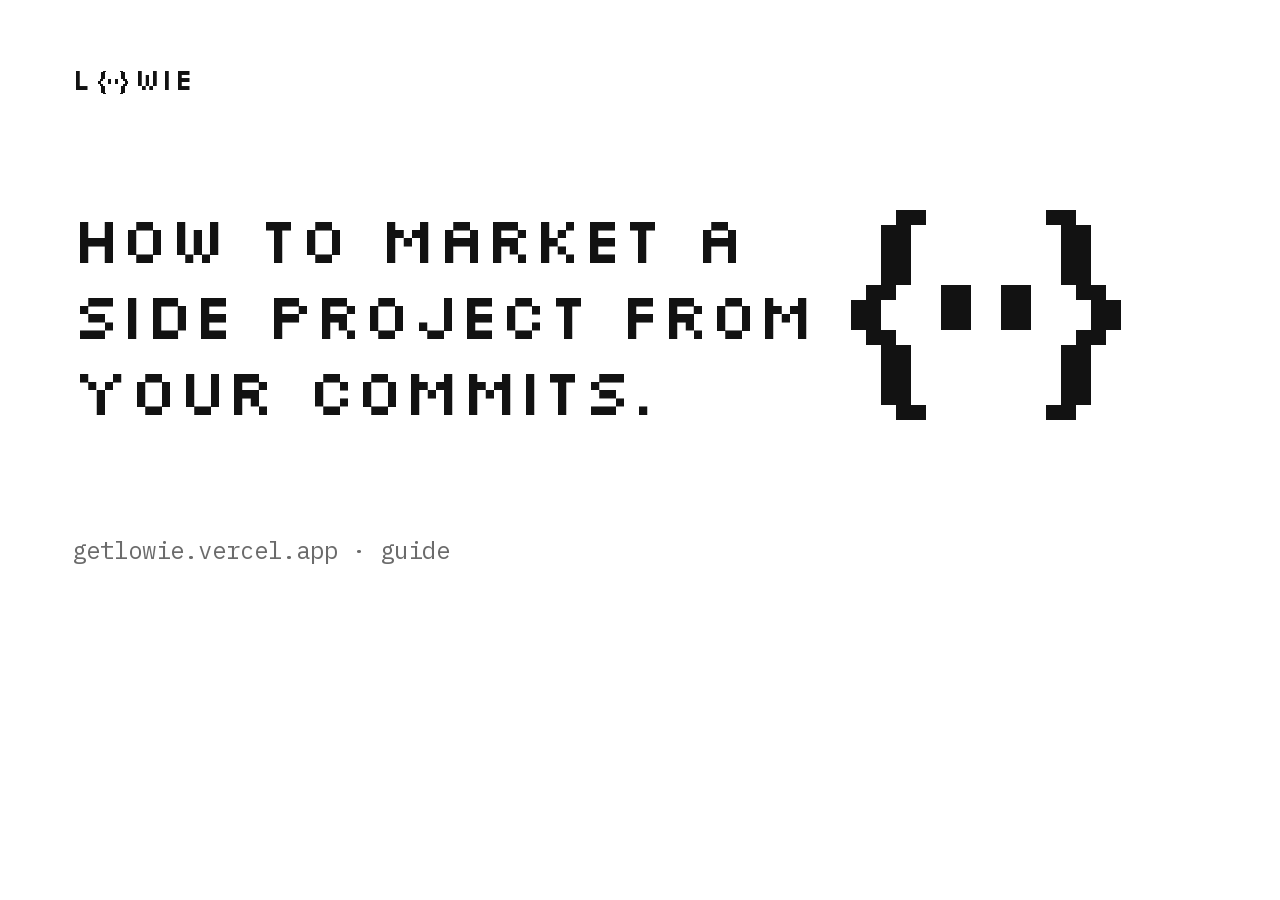
<file: _og-guide.html>
<!doctype html><html><head><meta charset="utf-8"><link href="/fonts/fonts.css" rel="stylesheet">
<style>*{margin:0;box-sizing:border-box}html,body{width:1200px;height:630px;overflow:hidden}
body{background:#fff;color:#121212;display:flex;flex-direction:column;justify-content:space-between;padding:64px 72px;position:relative}
.top{display:flex;align-items:center;font-family:Silkscreen;font-size:30px;line-height:1;letter-spacing:.02em}
.top svg{margin:0 4px;position:relative;top:3px}
h1{font-family:Silkscreen;font-weight:400;font-size:66px;line-height:76px;max-width:760px;letter-spacing:-.01em}
.bot{font-family:"IBM Plex Mono";font-size:24px;color:#6B6B6B}
#big{position:absolute;right:64px;top:50%;transform:translateY(-50%)}
</style></head><body>
<div class="top">L<svg id="s" width="34" height="27" viewBox="0 0 20 16" shape-rendering="crispEdges"></svg>WIE</div>
<h1>How to market a side project from your commits.</h1>
<div class="bot">getlowie.vercel.app · guide</div>
<svg id="big" width="300" height="240" viewBox="0 0 20 16" shape-rendering="crispEdges"></svg>
<script>
const r=(x,y,w,h)=>`<rect x="${x}" y="${y}" width="${w}" height="${h}" fill="#121212"/>`;
const LB=[[4,1,2,1],[3,2,2,4],[2,6,2,1],[1,7,2,2],[2,9,2,1],[3,10,2,4],[4,14,2,1]];
const m=LB.map(([x,y,w,h])=>r(x,y,w,h)).join("")+LB.map(([x,y,w,h])=>r(20-x-w,y,w,h)).join("")+r(7,6,2,3)+r(11,6,2,3);
s.innerHTML=m; big.innerHTML=m;
</script></body></html>
</file>
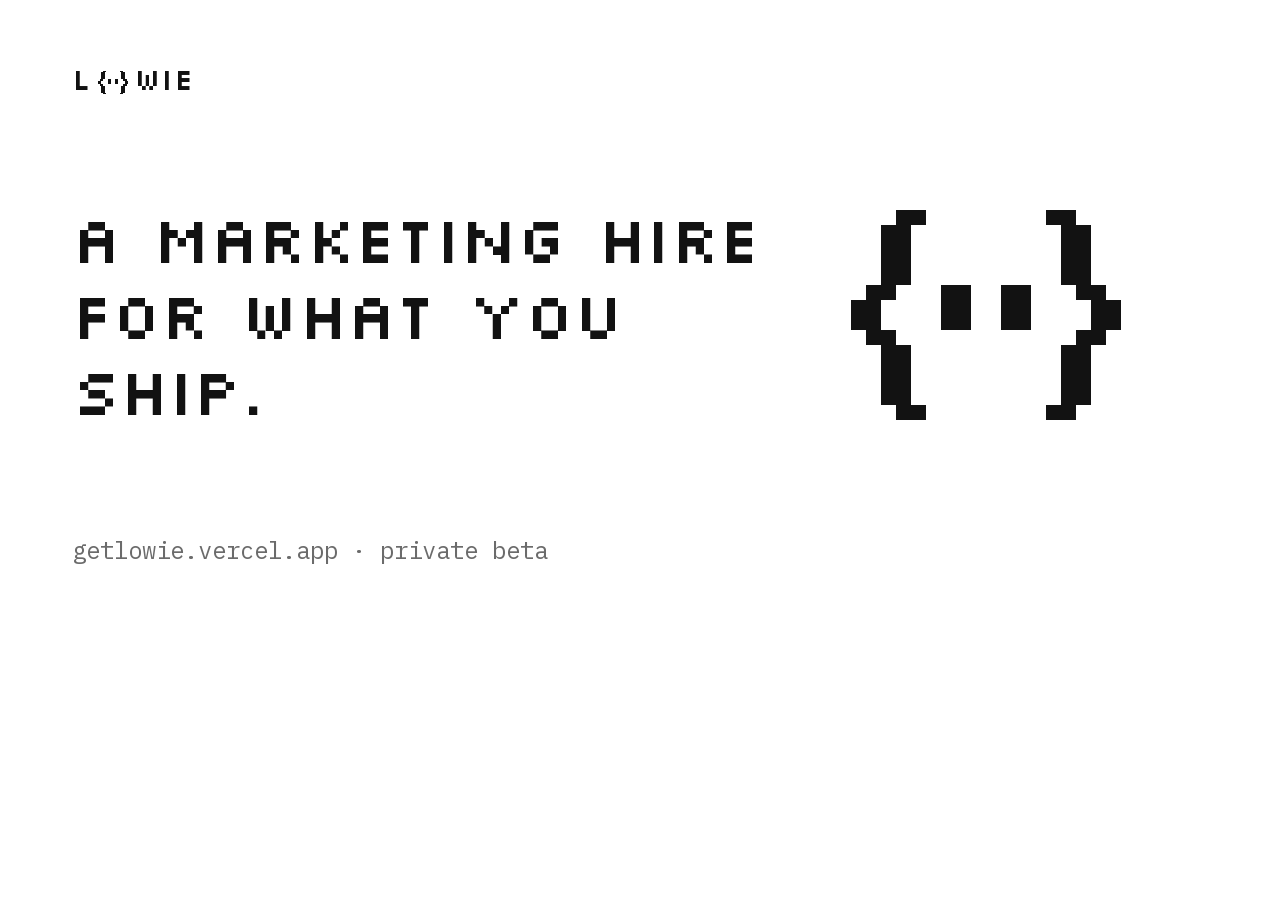
<file: _og.html>
<!doctype html><html><head><meta charset="utf-8"><link href="/fonts/fonts.css" rel="stylesheet">
<style>*{margin:0;box-sizing:border-box}html,body{width:1200px;height:630px;overflow:hidden}
body{background:#fff;color:#121212;display:flex;flex-direction:column;justify-content:space-between;padding:64px 72px;position:relative}
.top{display:flex;align-items:center;font-family:Silkscreen;font-size:30px;line-height:1;letter-spacing:.02em}
.top svg{margin:0 4px;position:relative;top:3px}
h1{font-family:Silkscreen;font-weight:400;font-size:66px;line-height:76px;max-width:760px;letter-spacing:-.01em}
.bot{font-family:"IBM Plex Mono";font-size:24px;color:#6B6B6B}
#big{position:absolute;right:64px;top:50%;transform:translateY(-50%)}
</style></head><body>
<div class="top">L<svg id="s" width="34" height="27" viewBox="0 0 20 16" shape-rendering="crispEdges"></svg>WIE</div>
<h1>A marketing hire for what you ship.</h1>
<div class="bot">getlowie.vercel.app · private beta</div>
<svg id="big" width="300" height="240" viewBox="0 0 20 16" shape-rendering="crispEdges"></svg>
<script>
const r=(x,y,w,h)=>`<rect x="${x}" y="${y}" width="${w}" height="${h}" fill="#121212"/>`;
const LB=[[4,1,2,1],[3,2,2,4],[2,6,2,1],[1,7,2,2],[2,9,2,1],[3,10,2,4],[4,14,2,1]];
const m=LB.map(([x,y,w,h])=>r(x,y,w,h)).join("")+LB.map(([x,y,w,h])=>r(20-x-w,y,w,h)).join("")+r(7,6,2,3)+r(11,6,2,3);
s.innerHTML=m; big.innerHTML=m;
</script></body></html>
</file>
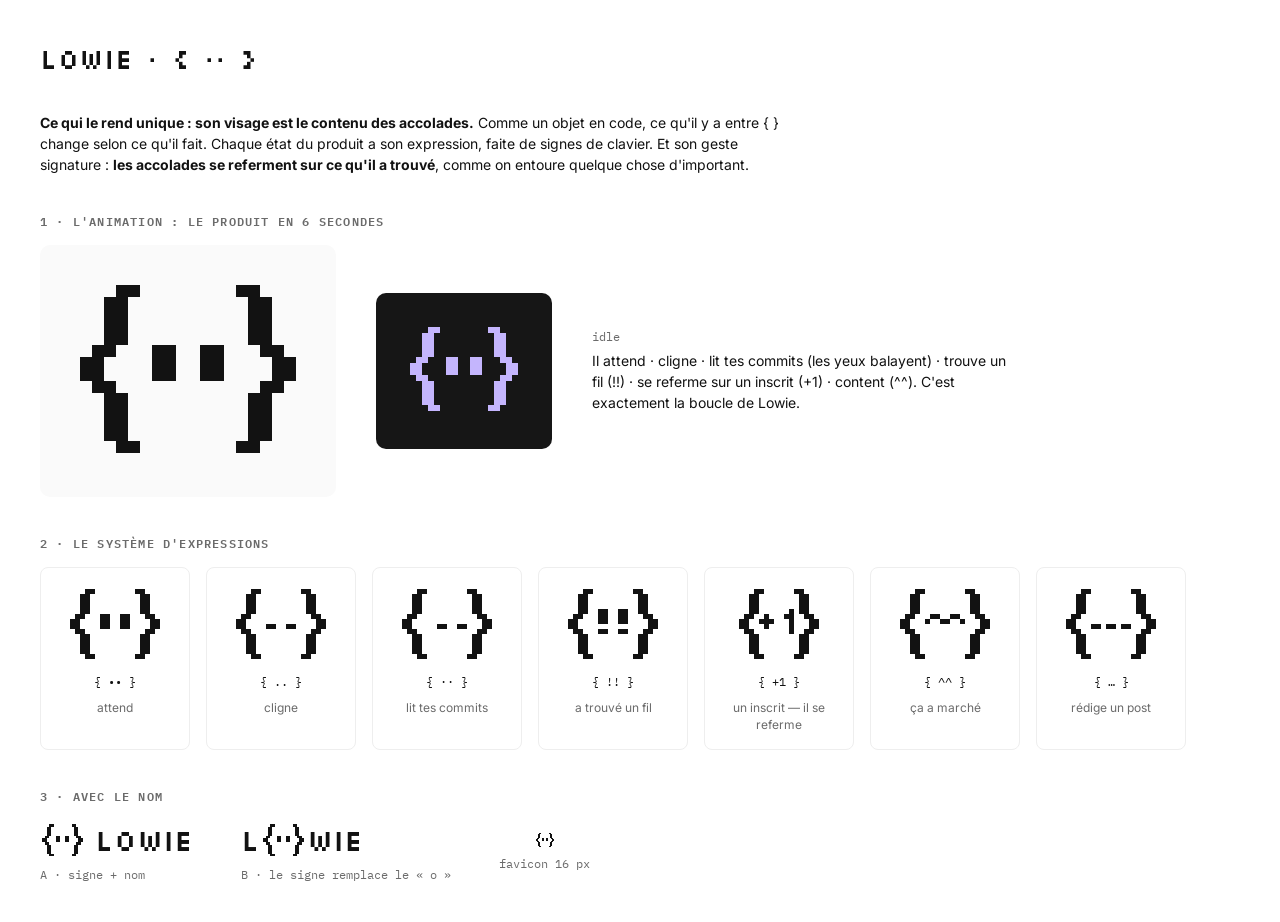
<file: mascot-braces.html>
<!doctype html>
<html lang="fr"><head><meta charset="utf-8"><meta name="viewport" content="width=device-width, initial-scale=1">
<title>Lowie — les accolades</title>
<link href="https://fonts.googleapis.com/css2?family=IBM+Plex+Mono:wght@400;600&family=Inter:wght@400;600&family=Silkscreen&display=swap" rel="stylesheet">
<style>
:root{--ink:#121212;--muted:#6B6B6B;--lav:#C4B5FD;--line:#EEEEEE;--term:#161616}
*{box-sizing:border-box;margin:0}
body{background:#fff;color:var(--ink);font-family:Inter,sans-serif;padding:40px;display:flex;flex-direction:column;gap:36px}
h1{font-family:Silkscreen;font-weight:400;font-size:28px}
h2{font-family:'IBM Plex Mono';font-size:12px;font-weight:600;letter-spacing:.1em;text-transform:uppercase;color:var(--muted);margin-bottom:14px}
p{font-size:14px;line-height:21px;max-width:760px}
.row{display:flex;gap:16px;flex-wrap:wrap;align-items:stretch}
.cell{border:1px solid var(--line);border-radius:8px;padding:16px;display:flex;flex-direction:column;align-items:center;gap:10px;width:150px}
.cell .lab{font-family:'IBM Plex Mono';font-size:12px;text-align:center}
.cell .sub{font-size:12px;color:var(--muted);text-align:center;line-height:17px}
.hero{display:flex;gap:40px;align-items:center}
.hero .big{background:#FAFAFA;border-radius:10px;padding:28px}
.dark{background:var(--term);border-radius:10px;padding:28px}
.lock{display:flex;align-items:center;gap:10px;font-family:Silkscreen;font-size:30px}
.lock.inline{gap:0}
.lock.inline svg{margin:0 1px}
svg{shape-rendering:crispEdges}
.caption{font-family:'IBM Plex Mono';font-size:12px;color:var(--muted)}
</style></head><body>
<h1>Lowie · { •• }</h1>
<p><b>Ce qui le rend unique : son visage est le contenu des accolades.</b> Comme un objet en code, ce qu'il y a entre { } change selon ce qu'il fait. Chaque état du produit a son expression, faite de signes de clavier. Et son geste signature : <b>les accolades se referment sur ce qu'il a trouvé</b>, comme on entoure quelque chose d'important.</p>

<section>
  <h2>1 · L'animation : le produit en 6 secondes</h2>
  <div class="hero">
    <div class="big"><svg id="story" width="240" height="192" viewBox="0 0 20 16"></svg></div>
    <div class="dark"><svg id="story-dark" width="120" height="96" viewBox="0 0 20 16"></svg></div>
    <div style="display:flex;flex-direction:column;gap:6px">
      <div class="caption" id="state">idle</div>
      <p style="max-width:420px">Il attend · cligne · lit tes commits (les yeux balayent) · trouve un fil (!!) · se referme sur un inscrit (+1) · content (^^). C'est exactement la boucle de Lowie.</p>
    </div>
  </div>
</section>

<section>
  <h2>2 · Le système d'expressions</h2>
  <div class="row" id="states"></div>
</section>

<section>
  <h2>3 · Avec le nom</h2>
  <div class="row" style="gap:48px;align-items:center">
    <div style="display:flex;flex-direction:column;gap:8px"><div class="lock"><svg class="mk" width="45" height="36" viewBox="0 0 20 16"></svg>Lowie</div><span class="caption">A · signe + nom</span></div>
    <div style="display:flex;flex-direction:column;gap:8px"><div class="lock inline">L<svg class="mk" width="45" height="36" viewBox="0 0 20 16"></svg>WIE</div><span class="caption">B · le signe remplace le « o »</span></div>
    <div style="display:flex;flex-direction:column;gap:8px;align-items:center"><svg class="mk" width="20" height="16" viewBox="0 0 20 16"></svg><span class="caption">favicon 16 px</span></div>
  </div>
</section>

<script>
const INK = "#121212";
const r = (x,y,w,h,c=INK)=>`<rect x="${x}" y="${y}" width="${w}" height="${h}" fill="${c}"/>`;
// braces on a 20x16 grid; dx = how far they close in (the "hug")
const LB = [[4,1,2,1],[3,2,2,4],[2,6,2,1],[1,7,2,2],[2,9,2,1],[3,10,2,4],[4,14,2,1]];
function braces(dx=0, c=INK){
  return LB.map(([x,y,w,h])=>r(x+dx,y,w,h,c)).join("") + LB.map(([x,y,w,h])=>r(20-x-w-dx,y,w,h,c)).join("");
}
const F = {
  idle:  c=>r(7,6,2,3,c)+r(11,6,2,3,c),
  blink: c=>r(7,8,2,1,c)+r(11,8,2,1,c),
  readL: c=>r(6,8,2,1,c)+r(10,8,2,1,c),
  readR: c=>r(8,8,2,1,c)+r(12,8,2,1,c),
  found: c=>r(7,5,2,3,c)+r(7,9,2,1,c)+r(11,5,2,3,c)+r(11,9,2,1,c),
  plus1: c=>r(6,7,3,1,c)+r(7,6,1,3,c)+r(12,5,1,5,c)+r(11,6,1,1,c),
  happy: c=>r(7,6,2,1,c)+r(6,7,1,1,c)+r(9,7,1,1,c)+r(11,6,2,1,c)+r(10,7,1,1,c)+r(13,7,1,1,c),
  think: c=>r(6,8,2,1,c)+r(9,8,2,1,c)+r(12,8,2,1,c),
};
const draw = (svg, face, dx=0, c=INK) => svg.innerHTML = braces(dx, c) + F[face](c);

// story loop
const STORY = [["idle",0,900],["blink",0,140],["idle",0,500],["readL",0,350],["readR",0,350],["readL",0,350],["readR",0,350],["found",0,700],["plus1",0,250],["plus1",1,900],["happy",1,700],["happy",0,500]];
const LAB = {idle:"idle",blink:"idle",readL:"lit tes commits",readR:"lit tes commits",found:"a trouvé un fil",plus1:"+1 inscrit",happy:"content"};
const s1 = document.getElementById("story"), s2 = document.getElementById("story-dark"), st = document.getElementById("state");
let i = 0;
(function tick(){ const [f,dx,ms] = STORY[i]; draw(s1,f,dx); draw(s2,f,dx,"#C4B5FD"); st.textContent = LAB[f]; i=(i+1)%STORY.length; setTimeout(tick, matchMedia("(prefers-reduced-motion: reduce)").matches ? 2000 : ms); })();

// states grid
const S = [["idle","{ •• }","attend"],["blink","{ .. }","cligne"],["readR","{ ·· }","lit tes commits"],["found","{ !! }","a trouvé un fil"],["plus1","{ +1 }","un inscrit — il se referme"],["happy","{ ^^ }","ça a marché"],["think","{ … }","rédige un post"]];
const grid = document.getElementById("states");
S.forEach(([f,txt,sub])=>{
  const d = document.createElement("div"); d.className="cell";
  d.innerHTML = `<svg width="100" height="80" viewBox="0 0 20 16"></svg><div class="lab">${txt}</div><div class="sub">${sub}</div>`;
  draw(d.querySelector("svg"), f, f==="plus1"?1:0); grid.append(d);
});
document.querySelectorAll(".mk").forEach(s=>draw(s,"idle"));
</script>
</body></html>
</file>
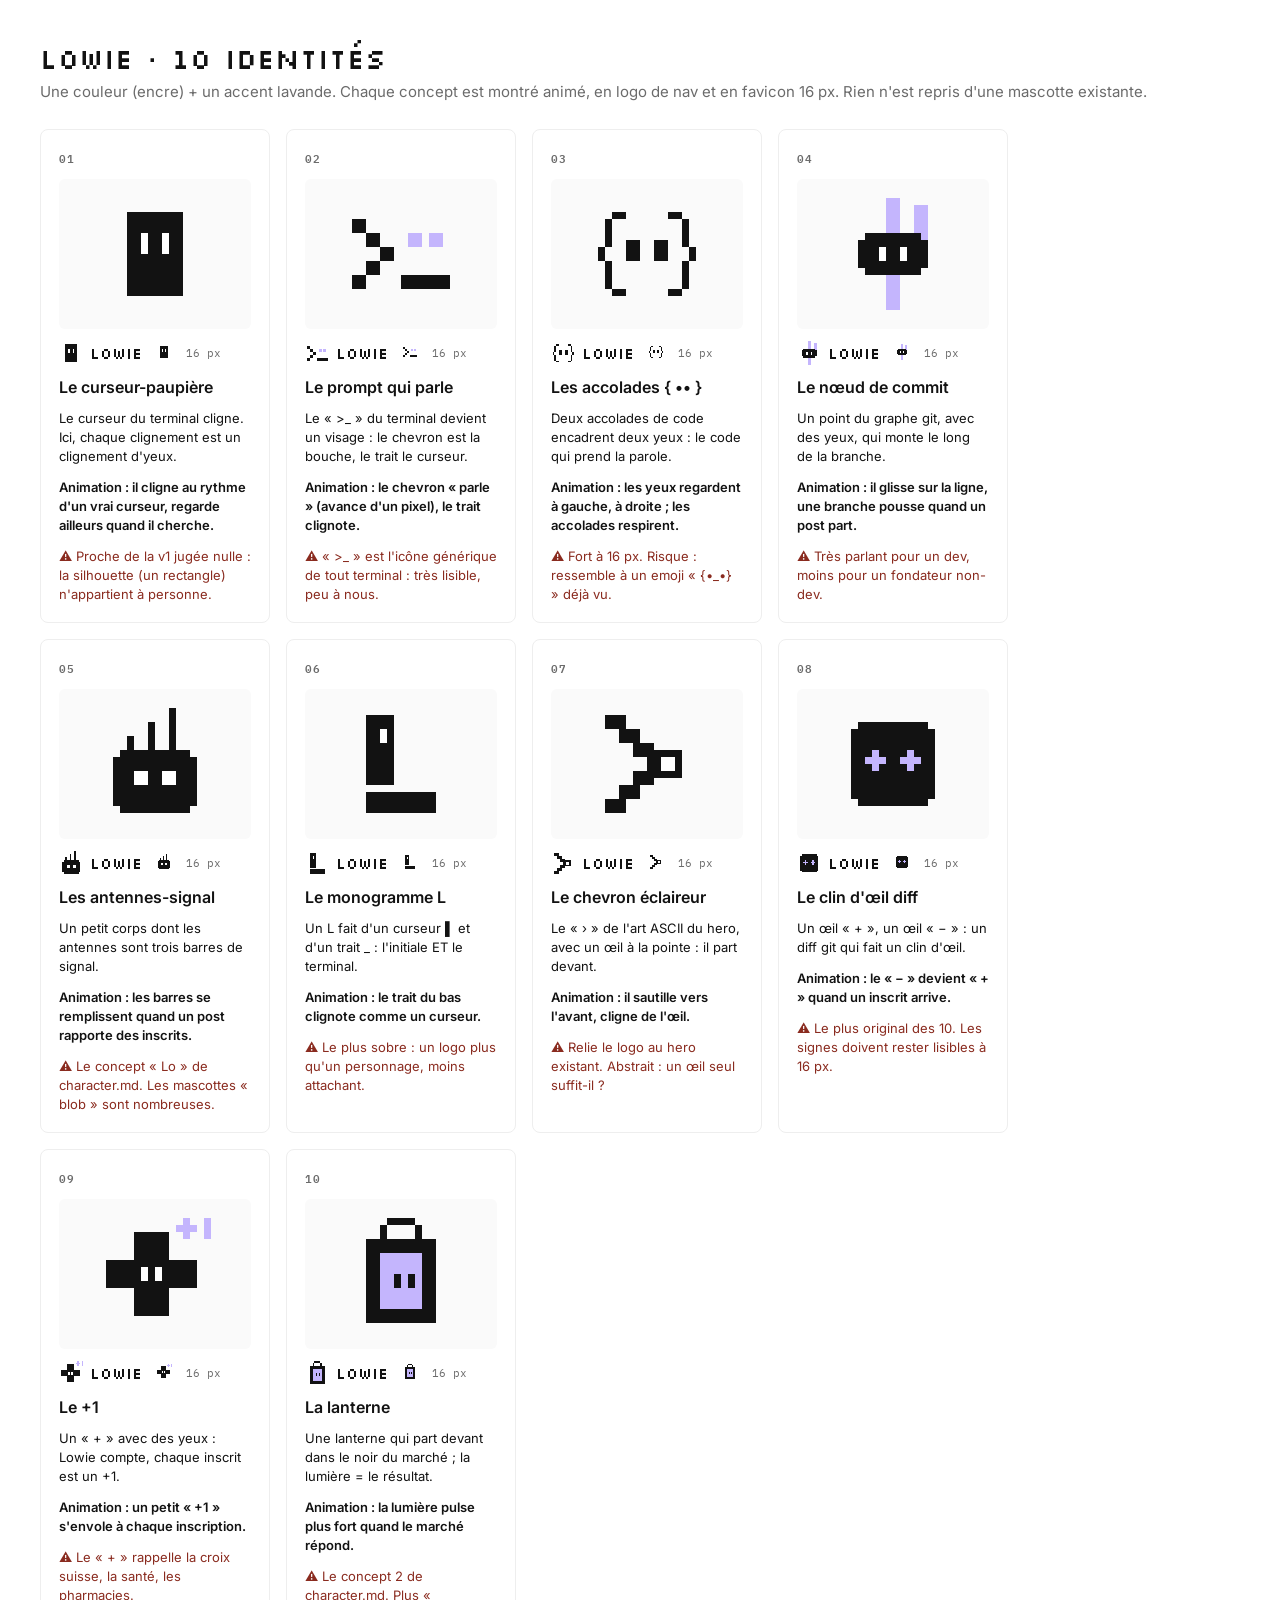
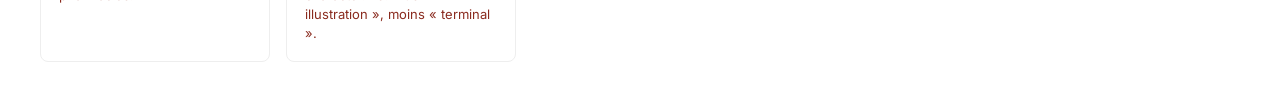
<file: mascots.html>
<!doctype html>
<html lang="fr"><head><meta charset="utf-8"><meta name="viewport" content="width=device-width, initial-scale=1">
<title>Lowie — 10 identités</title>
<link href="https://fonts.googleapis.com/css2?family=IBM+Plex+Mono:wght@400;600&family=Inter:wght@400;600&family=Silkscreen&display=swap" rel="stylesheet">
<style>
:root{--ink:#121212;--muted:#6B6B6B;--lav:#C4B5FD;--lavbg:#EAE4FF;--line:#EEEEEE}
*{box-sizing:border-box;margin:0}
body{background:#fff;color:var(--ink);font-family:Inter,sans-serif;padding:40px}
h1{font-family:Silkscreen;font-weight:400;font-size:28px;margin-bottom:6px}
.lead{color:var(--muted);font-size:15px;margin-bottom:28px}
.grid{display:flex;flex-wrap:wrap;gap:16px}
.card{width:calc(20% - 13px);min-width:230px;border:1px solid var(--line);border-radius:8px;padding:18px;display:flex;flex-direction:column;gap:12px}
.stage{height:150px;display:flex;align-items:center;justify-content:center;background:#FAFAFA;border-radius:6px}
.sizes{display:flex;align-items:center;gap:14px;font-family:'IBM Plex Mono';font-size:11px;color:var(--muted)}
.sizes .wm{display:flex;align-items:center;gap:7px;font-family:Silkscreen;font-size:16px;color:var(--ink)}
.n{font-family:'IBM Plex Mono';font-size:11px;font-weight:600;letter-spacing:.08em;color:var(--muted)}
h2{font-size:16px;font-weight:600}
p{font-size:13px;line-height:19px}
p b{font-weight:600}
.risk{color:#8A2B1F}
svg{shape-rendering:crispEdges;overflow:visible}
svg *{transform-box:fill-box;transform-origin:center}
/* animations */
@keyframes blink{0%,44%,52%,100%{transform:scaleY(1)}48%{transform:scaleY(.1)}}
@keyframes look{0%,30%{transform:translateX(0)}40%,60%{transform:translateX(-1px)}70%,90%{transform:translateX(1px)}100%{transform:translateX(0)}}
@keyframes cursor{0%,49%{opacity:1}50%,100%{opacity:0}}
@keyframes nod{0%,70%,100%{transform:translateX(0)}80%{transform:translateX(1px)}}
@keyframes hop{0%,60%,100%{transform:translateY(0)}70%{transform:translateY(-2px)}80%{transform:translateY(0)}}
@keyframes slide{0%{transform:translateY(3px)}50%{transform:translateY(-3px)}100%{transform:translateY(3px)}}
@keyframes bar1{0%,20%{opacity:.25}30%,100%{opacity:1}}
@keyframes bar2{0%,45%{opacity:.25}55%,100%{opacity:1}}
@keyframes bar3{0%,70%{opacity:.25}80%,100%{opacity:1}}
@keyframes wink{0%,40%{opacity:1}45%,95%{opacity:0}100%{opacity:1}}
@keyframes winkplus{0%,40%{opacity:0}45%,95%{opacity:1}100%{opacity:0}}
@keyframes pop{0%,50%{transform:translateY(0);opacity:0}60%{opacity:1}100%{transform:translateY(-4px);opacity:0}}
@keyframes glow{0%,100%{opacity:.35}50%{opacity:1}}
@keyframes squash{0%,80%,100%{transform:scaleX(1)}88%{transform:scaleX(1.15)}}
@keyframes grow{0%{transform:scaleY(0)}40%,100%{transform:scaleY(1)}}
.a-blink{animation:blink 3.2s infinite}
.a-look{animation:look 4s infinite}
.a-cursor{animation:cursor 1.1s steps(1) infinite}
.a-nod{animation:nod 2.2s infinite}
.a-hop{animation:hop 1.8s infinite}
.a-slide{animation:slide 3s ease-in-out infinite}
.a-b1{animation:bar1 2.4s infinite}.a-b2{animation:bar2 2.4s infinite}.a-b3{animation:bar3 2.4s infinite}
.a-wink{animation:wink 3s infinite}.a-winkp{animation:winkplus 3s infinite}
.a-pop{animation:pop 2.4s infinite}
.a-glow{animation:glow 2.6s ease-in-out infinite}
.a-squash{animation:squash 3s infinite}
.a-grow{animation:grow 3s ease-out infinite;transform-origin:bottom}
@media (prefers-reduced-motion:reduce){*{animation:none!important}}
</style></head><body>
<h1>Lowie · 10 identités</h1>
<p class="lead">Une couleur (encre) + un accent lavande. Chaque concept est montré animé, en logo de nav et en favicon 16 px. Rien n'est repris d'une mascotte existante.</p>
<div class="grid" id="grid"></div>

<template id="t1"><!-- 1 Paupière -->
<svg viewBox="0 0 16 16"><rect x="4" y="2" width="8" height="12" fill="#121212"/><g class="a-blink"><rect x="6" y="5" width="1" height="3" fill="#fff"/><rect x="9" y="5" width="1" height="3" fill="#fff"/></g></svg></template>

<template id="t2"><!-- 2 Prompt >_ -->
<svg viewBox="0 0 16 16"><g class="a-nod" fill="#121212"><rect x="1" y="3" width="2" height="2"/><rect x="3" y="5" width="2" height="2"/><rect x="5" y="7" width="2" height="2"/><rect x="3" y="9" width="2" height="2"/><rect x="1" y="11" width="2" height="2"/></g><rect x="9" y="5" width="2" height="2" fill="#C4B5FD"/><rect x="12" y="5" width="2" height="2" fill="#C4B5FD"/><rect class="a-cursor" x="8" y="11" width="7" height="2" fill="#121212"/></svg></template>

<template id="t3"><!-- 3 Accolades -->
<svg viewBox="0 0 16 16"><g class="a-squash" fill="#121212"><rect x="3" y="2" width="2" height="1"/><rect x="2" y="3" width="1" height="4"/><rect x="1" y="7" width="1" height="2"/><rect x="2" y="9" width="1" height="4"/><rect x="3" y="13" width="2" height="1"/><rect x="11" y="2" width="2" height="1"/><rect x="13" y="3" width="1" height="4"/><rect x="14" y="7" width="1" height="2"/><rect x="13" y="9" width="1" height="4"/><rect x="11" y="13" width="2" height="1"/></g><g class="a-look" fill="#121212"><rect x="5" y="6" width="2" height="3"/><rect x="9" y="6" width="2" height="3"/></g></svg></template>

<template id="t4"><!-- 4 Nœud de commit -->
<svg viewBox="0 0 16 16"><rect x="7" y="0" width="2" height="16" fill="#C4B5FD"/><rect class="a-grow" x="11" y="1" width="2" height="5" fill="#C4B5FD"/><rect x="9" y="5" width="3" height="1" fill="#C4B5FD"/><g class="a-slide"><rect x="4" y="5" width="8" height="6" fill="#121212"/><rect x="3" y="6" width="10" height="4" fill="#121212"/><rect x="6" y="7" width="1" height="2" fill="#fff"/><rect x="9" y="7" width="1" height="2" fill="#fff"/></g></svg></template>

<template id="t5"><!-- 5 Antennes signal -->
<svg viewBox="0 0 16 16"><rect class="a-b1" x="4" y="4" width="1" height="2" fill="#121212"/><rect class="a-b2" x="7" y="2" width="1" height="4" fill="#121212"/><rect class="a-b3" x="10" y="0" width="1" height="6" fill="#121212"/><rect x="3" y="6" width="10" height="9" fill="#121212"/><rect x="2" y="7" width="12" height="7" fill="#121212"/><g class="a-blink"><rect x="5" y="9" width="2" height="2" fill="#fff"/><rect x="9" y="9" width="2" height="2" fill="#fff"/></g></svg></template>

<template id="t6"><!-- 6 Monogramme L -->
<svg viewBox="0 0 16 16"><rect x="3" y="1" width="4" height="10" fill="#121212"/><rect x="5" y="3" width="1" height="2" fill="#fff"/><rect class="a-cursor" x="3" y="12" width="10" height="3" fill="#121212"/></svg></template>

<template id="t7"><!-- 7 Chevron éclaireur -->
<svg viewBox="0 0 16 16"><g class="a-hop"><g fill="#121212"><rect x="2" y="1" width="3" height="2"/><rect x="4" y="3" width="3" height="2"/><rect x="6" y="5" width="3" height="2"/><rect x="8" y="6" width="5" height="4"/><rect x="6" y="9" width="3" height="2"/><rect x="4" y="11" width="3" height="2"/><rect x="2" y="13" width="3" height="2"/></g><rect class="a-blink" x="10" y="7" width="2" height="2" fill="#fff"/></g></svg></template>

<template id="t8"><!-- 8 Clin d'œil diff -->
<svg viewBox="0 0 16 16"><rect x="2" y="3" width="12" height="10" fill="#121212"/><rect x="3" y="2" width="10" height="12" fill="#121212"/><g fill="#C4B5FD"><rect x="4" y="7" width="3" height="1"/><rect x="5" y="6" width="1" height="3"/></g><rect class="a-wink" x="9" y="7" width="3" height="1" fill="#fff"/><g class="a-winkp" fill="#C4B5FD"><rect x="9" y="7" width="3" height="1"/><rect x="10" y="6" width="1" height="3"/></g></svg></template>

<template id="t9"><!-- 9 Le +1 -->
<svg viewBox="0 0 16 16"><g fill="#121212"><rect x="5" y="2" width="5" height="12"/><rect x="1" y="6" width="13" height="4"/></g><rect x="6" y="7" width="1" height="2" fill="#fff"/><rect x="8" y="7" width="1" height="2" fill="#fff"/><g class="a-pop" fill="#C4B5FD"><rect x="12" y="0" width="1" height="1"/><rect x="11" y="1" width="3" height="1"/><rect x="12" y="2" width="1" height="1"/><rect x="15" y="0" width="1" height="3"/></g></svg></template>

<template id="t10"><!-- 10 Lanterne -->
<svg viewBox="0 0 16 16"><rect x="6" y="0" width="4" height="1" fill="#121212"/><rect x="5" y="1" width="1" height="2" fill="#121212"/><rect x="10" y="1" width="1" height="2" fill="#121212"/><rect x="3" y="3" width="10" height="2" fill="#121212"/><rect x="3" y="5" width="2" height="8" fill="#121212"/><rect x="11" y="5" width="2" height="8" fill="#121212"/><rect class="a-glow" x="5" y="5" width="6" height="8" fill="#C4B5FD"/><rect x="7" y="8" width="1" height="2" fill="#121212"/><rect x="9" y="8" width="1" height="2" fill="#121212"/><rect x="3" y="13" width="10" height="2" fill="#121212"/></svg></template>

<script>
const D = [
 ["Le curseur-paupière","Le curseur du terminal cligne. Ici, chaque clignement est un clignement d'yeux.","Animation : il cligne au rythme d'un vrai curseur, regarde ailleurs quand il cherche.","Proche de la v1 jugée nulle : la silhouette (un rectangle) n'appartient à personne."],
 ["Le prompt qui parle","Le « >_ » du terminal devient un visage : le chevron est la bouche, le trait le curseur.","Animation : le chevron « parle » (avance d'un pixel), le trait clignote.","« >_ » est l'icône générique de tout terminal : très lisible, peu à nous."],
 ["Les accolades { •• }","Deux accolades de code encadrent deux yeux : le code qui prend la parole.","Animation : les yeux regardent à gauche, à droite ; les accolades respirent.","Fort à 16 px. Risque : ressemble à un emoji « {•_•} » déjà vu."],
 ["Le nœud de commit","Un point du graphe git, avec des yeux, qui monte le long de la branche.","Animation : il glisse sur la ligne, une branche pousse quand un post part.","Très parlant pour un dev, moins pour un fondateur non-dev."],
 ["Les antennes-signal","Un petit corps dont les antennes sont trois barres de signal.","Animation : les barres se remplissent quand un post rapporte des inscrits.","Le concept « Lo » de character.md. Les mascottes « blob » sont nombreuses."],
 ["Le monogramme L","Un L fait d'un curseur ▌ et d'un trait _ : l'initiale ET le terminal.","Animation : le trait du bas clignote comme un curseur.","Le plus sobre : un logo plus qu'un personnage, moins attachant."],
 ["Le chevron éclaireur","Le « › » de l'art ASCII du hero, avec un œil à la pointe : il part devant.","Animation : il sautille vers l'avant, cligne de l'œil.","Relie le logo au hero existant. Abstrait : un œil seul suffit-il ?"],
 ["Le clin d'œil diff","Un œil « + », un œil « − » : un diff git qui fait un clin d'œil.","Animation : le « − » devient « + » quand un inscrit arrive.","Le plus original des 10. Les signes doivent rester lisibles à 16 px."],
 ["Le +1","Un « + » avec des yeux : Lowie compte, chaque inscrit est un +1.","Animation : un petit « +1 » s'envole à chaque inscription.","Le « + » rappelle la croix suisse, la santé, les pharmacies."],
 ["La lanterne","Une lanterne qui part devant dans le noir du marché ; la lumière = le résultat.","Animation : la lumière pulse plus fort quand le marché répond.","Le concept 2 de character.md. Plus « illustration », moins « terminal »."]
];
const grid = document.getElementById("grid");
D.forEach(([name, idea, anim, risk], i) => {
  const t = document.getElementById("t" + (i+1)).content.querySelector("svg");
  const big = t.cloneNode(true); big.setAttribute("width","112"); big.setAttribute("height","112");
  const nav = t.cloneNode(true); nav.setAttribute("width","24"); nav.setAttribute("height","24");
  const fav = t.cloneNode(true); fav.setAttribute("width","16"); fav.setAttribute("height","16");
  const card = document.createElement("div"); card.className = "card";
  card.innerHTML = `<div class="n">${String(i+1).padStart(2,"0")}</div><div class="stage"></div><div class="sizes"><span class="wm"></span><span class="fv"></span><span>16 px</span></div><h2>${name}</h2><p>${idea}</p><p><b>${anim}</b></p><p class="risk">⚠ ${risk}</p>`;
  card.querySelector(".stage").append(big);
  const wm = card.querySelector(".wm"); wm.append(nav); wm.append("Lowie");
  card.querySelector(".fv").append(fav);
  grid.append(card);
});
</script>
</body></html>
</file>
<file: fonts/fonts.css>
/* cyrillic-ext */
@font-face {
  font-family: 'IBM Plex Mono';
  font-style: normal;
  font-weight: 400;
  font-display: swap;
  src: url(/fonts/ibmplexmono-v20--F63fjptAgt5VM-kVkqdyU8n1iIq131nj-otFQ.woff2) format('woff2');
  unicode-range: U+0460-052F, U+1C80-1C8A, U+20B4, U+2DE0-2DFF, U+A640-A69F, U+FE2E-FE2F;
}
/* cyrillic */
@font-face {
  font-family: 'IBM Plex Mono';
  font-style: normal;
  font-weight: 400;
  font-display: swap;
  src: url(/fonts/ibmplexmono-v20--F63fjptAgt5VM-kVkqdyU8n1isq131nj-otFQ.woff2) format('woff2');
  unicode-range: U+0301, U+0400-045F, U+0490-0491, U+04B0-04B1, U+2116;
}
/* vietnamese */
@font-face {
  font-family: 'IBM Plex Mono';
  font-style: normal;
  font-weight: 400;
  font-display: swap;
  src: url(/fonts/ibmplexmono-v20--F63fjptAgt5VM-kVkqdyU8n1iAq131nj-otFQ.woff2) format('woff2');
  unicode-range: U+0102-0103, U+0110-0111, U+0128-0129, U+0168-0169, U+01A0-01A1, U+01AF-01B0, U+0300-0301, U+0303-0304, U+0308-0309, U+0323, U+0329, U+1EA0-1EF9, U+20AB;
}
/* latin-ext */
@font-face {
  font-family: 'IBM Plex Mono';
  font-style: normal;
  font-weight: 400;
  font-display: swap;
  src: url(/fonts/ibmplexmono-v20--F63fjptAgt5VM-kVkqdyU8n1iEq131nj-otFQ.woff2) format('woff2');
  unicode-range: U+0100-02BA, U+02BD-02C5, U+02C7-02CC, U+02CE-02D7, U+02DD-02FF, U+0304, U+0308, U+0329, U+1D00-1DBF, U+1E00-1E9F, U+1EF2-1EFF, U+2020, U+20A0-20AB, U+20AD-20C4, U+2113, U+2C60-2C7F, U+A720-A7FF;
}
/* latin */
@font-face {
  font-family: 'IBM Plex Mono';
  font-style: normal;
  font-weight: 400;
  font-display: swap;
  src: url(/fonts/ibmplexmono-v20--F63fjptAgt5VM-kVkqdyU8n1i8q131nj-o.woff2) format('woff2');
  unicode-range: U+0000-00FF, U+0131, U+0152-0153, U+02BB-02BC, U+02C6, U+02DA, U+02DC, U+0304, U+0308, U+0329, U+2000-206F, U+20AC, U+2122, U+2191, U+2193, U+2212, U+2215, U+FEFF, U+FFFD;
}
/* cyrillic-ext */
@font-face {
  font-family: 'IBM Plex Mono';
  font-style: normal;
  font-weight: 500;
  font-display: swap;
  src: url(/fonts/ibmplexmono-v20--F6qfjptAgt5VM-kVkqdyU8n3twJwl1FgsAXHNlYzg.woff2) format('woff2');
  unicode-range: U+0460-052F, U+1C80-1C8A, U+20B4, U+2DE0-2DFF, U+A640-A69F, U+FE2E-FE2F;
}
/* cyrillic */
@font-face {
  font-family: 'IBM Plex Mono';
  font-style: normal;
  font-weight: 500;
  font-display: swap;
  src: url(/fonts/ibmplexmono-v20--F6qfjptAgt5VM-kVkqdyU8n3twJwlRFgsAXHNlYzg.woff2) format('woff2');
  unicode-range: U+0301, U+0400-045F, U+0490-0491, U+04B0-04B1, U+2116;
}
/* vietnamese */
@font-face {
  font-family: 'IBM Plex Mono';
  font-style: normal;
  font-weight: 500;
  font-display: swap;
  src: url(/fonts/ibmplexmono-v20--F6qfjptAgt5VM-kVkqdyU8n3twJwl9FgsAXHNlYzg.woff2) format('woff2');
  unicode-range: U+0102-0103, U+0110-0111, U+0128-0129, U+0168-0169, U+01A0-01A1, U+01AF-01B0, U+0300-0301, U+0303-0304, U+0308-0309, U+0323, U+0329, U+1EA0-1EF9, U+20AB;
}
/* latin-ext */
@font-face {
  font-family: 'IBM Plex Mono';
  font-style: normal;
  font-weight: 500;
  font-display: swap;
  src: url(/fonts/ibmplexmono-v20--F6qfjptAgt5VM-kVkqdyU8n3twJwl5FgsAXHNlYzg.woff2) format('woff2');
  unicode-range: U+0100-02BA, U+02BD-02C5, U+02C7-02CC, U+02CE-02D7, U+02DD-02FF, U+0304, U+0308, U+0329, U+1D00-1DBF, U+1E00-1E9F, U+1EF2-1EFF, U+2020, U+20A0-20AB, U+20AD-20C4, U+2113, U+2C60-2C7F, U+A720-A7FF;
}
/* latin */
@font-face {
  font-family: 'IBM Plex Mono';
  font-style: normal;
  font-weight: 500;
  font-display: swap;
  src: url(/fonts/ibmplexmono-v20--F6qfjptAgt5VM-kVkqdyU8n3twJwlBFgsAXHNk.woff2) format('woff2');
  unicode-range: U+0000-00FF, U+0131, U+0152-0153, U+02BB-02BC, U+02C6, U+02DA, U+02DC, U+0304, U+0308, U+0329, U+2000-206F, U+20AC, U+2122, U+2191, U+2193, U+2212, U+2215, U+FEFF, U+FFFD;
}
/* cyrillic-ext */
@font-face {
  font-family: 'IBM Plex Mono';
  font-style: normal;
  font-weight: 600;
  font-display: swap;
  src: url(/fonts/ibmplexmono-v20--F6qfjptAgt5VM-kVkqdyU8n3vAOwl1FgsAXHNlYzg.woff2) format('woff2');
  unicode-range: U+0460-052F, U+1C80-1C8A, U+20B4, U+2DE0-2DFF, U+A640-A69F, U+FE2E-FE2F;
}
/* cyrillic */
@font-face {
  font-family: 'IBM Plex Mono';
  font-style: normal;
  font-weight: 600;
  font-display: swap;
  src: url(/fonts/ibmplexmono-v20--F6qfjptAgt5VM-kVkqdyU8n3vAOwlRFgsAXHNlYzg.woff2) format('woff2');
  unicode-range: U+0301, U+0400-045F, U+0490-0491, U+04B0-04B1, U+2116;
}
/* vietnamese */
@font-face {
  font-family: 'IBM Plex Mono';
  font-style: normal;
  font-weight: 600;
  font-display: swap;
  src: url(/fonts/ibmplexmono-v20--F6qfjptAgt5VM-kVkqdyU8n3vAOwl9FgsAXHNlYzg.woff2) format('woff2');
  unicode-range: U+0102-0103, U+0110-0111, U+0128-0129, U+0168-0169, U+01A0-01A1, U+01AF-01B0, U+0300-0301, U+0303-0304, U+0308-0309, U+0323, U+0329, U+1EA0-1EF9, U+20AB;
}
/* latin-ext */
@font-face {
  font-family: 'IBM Plex Mono';
  font-style: normal;
  font-weight: 600;
  font-display: swap;
  src: url(/fonts/ibmplexmono-v20--F6qfjptAgt5VM-kVkqdyU8n3vAOwl5FgsAXHNlYzg.woff2) format('woff2');
  unicode-range: U+0100-02BA, U+02BD-02C5, U+02C7-02CC, U+02CE-02D7, U+02DD-02FF, U+0304, U+0308, U+0329, U+1D00-1DBF, U+1E00-1E9F, U+1EF2-1EFF, U+2020, U+20A0-20AB, U+20AD-20C4, U+2113, U+2C60-2C7F, U+A720-A7FF;
}
/* latin */
@font-face {
  font-family: 'IBM Plex Mono';
  font-style: normal;
  font-weight: 600;
  font-display: swap;
  src: url(/fonts/ibmplexmono-v20--F6qfjptAgt5VM-kVkqdyU8n3vAOwlBFgsAXHNk.woff2) format('woff2');
  unicode-range: U+0000-00FF, U+0131, U+0152-0153, U+02BB-02BC, U+02C6, U+02DA, U+02DC, U+0304, U+0308, U+0329, U+2000-206F, U+20AC, U+2122, U+2191, U+2193, U+2212, U+2215, U+FEFF, U+FFFD;
}
/* cyrillic-ext */
@font-face {
  font-family: 'Inter';
  font-style: normal;
  font-weight: 400;
  font-display: swap;
  src: url(/fonts/inter-v20-UcC73FwrK3iLTeHuS_nVMrMxCp50SjIa2JL7W0Q5n-wU.woff2) format('woff2');
  unicode-range: U+0460-052F, U+1C80-1C8A, U+20B4, U+2DE0-2DFF, U+A640-A69F, U+FE2E-FE2F;
}
/* cyrillic */
@font-face {
  font-family: 'Inter';
  font-style: normal;
  font-weight: 400;
  font-display: swap;
  src: url(/fonts/inter-v20-UcC73FwrK3iLTeHuS_nVMrMxCp50SjIa0ZL7W0Q5n-wU.woff2) format('woff2');
  unicode-range: U+0301, U+0400-045F, U+0490-0491, U+04B0-04B1, U+2116;
}
/* greek-ext */
@font-face {
  font-family: 'Inter';
  font-style: normal;
  font-weight: 400;
  font-display: swap;
  src: url(/fonts/inter-v20-UcC73FwrK3iLTeHuS_nVMrMxCp50SjIa2ZL7W0Q5n-wU.woff2) format('woff2');
  unicode-range: U+1F00-1FFF;
}
/* greek */
@font-face {
  font-family: 'Inter';
  font-style: normal;
  font-weight: 400;
  font-display: swap;
  src: url(/fonts/inter-v20-UcC73FwrK3iLTeHuS_nVMrMxCp50SjIa1pL7W0Q5n-wU.woff2) format('woff2');
  unicode-range: U+0370-0377, U+037A-037F, U+0384-038A, U+038C, U+038E-03A1, U+03A3-03FF;
}
/* vietnamese */
@font-face {
  font-family: 'Inter';
  font-style: normal;
  font-weight: 400;
  font-display: swap;
  src: url(/fonts/inter-v20-UcC73FwrK3iLTeHuS_nVMrMxCp50SjIa2pL7W0Q5n-wU.woff2) format('woff2');
  unicode-range: U+0102-0103, U+0110-0111, U+0128-0129, U+0168-0169, U+01A0-01A1, U+01AF-01B0, U+0300-0301, U+0303-0304, U+0308-0309, U+0323, U+0329, U+1EA0-1EF9, U+20AB;
}
/* latin-ext */
@font-face {
  font-family: 'Inter';
  font-style: normal;
  font-weight: 400;
  font-display: swap;
  src: url(/fonts/inter-v20-UcC73FwrK3iLTeHuS_nVMrMxCp50SjIa25L7W0Q5n-wU.woff2) format('woff2');
  unicode-range: U+0100-02BA, U+02BD-02C5, U+02C7-02CC, U+02CE-02D7, U+02DD-02FF, U+0304, U+0308, U+0329, U+1D00-1DBF, U+1E00-1E9F, U+1EF2-1EFF, U+2020, U+20A0-20AB, U+20AD-20C4, U+2113, U+2C60-2C7F, U+A720-A7FF;
}
/* latin */
@font-face {
  font-family: 'Inter';
  font-style: normal;
  font-weight: 400;
  font-display: swap;
  src: url(/fonts/inter-v20-UcC73FwrK3iLTeHuS_nVMrMxCp50SjIa1ZL7W0Q5nw.woff2) format('woff2');
  unicode-range: U+0000-00FF, U+0131, U+0152-0153, U+02BB-02BC, U+02C6, U+02DA, U+02DC, U+0304, U+0308, U+0329, U+2000-206F, U+20AC, U+2122, U+2191, U+2193, U+2212, U+2215, U+FEFF, U+FFFD;
}
/* cyrillic-ext */
@font-face {
  font-family: 'Inter';
  font-style: normal;
  font-weight: 500;
  font-display: swap;
  src: url(/fonts/inter-v20-UcC73FwrK3iLTeHuS_nVMrMxCp50SjIa2JL7W0Q5n-wU.woff2) format('woff2');
  unicode-range: U+0460-052F, U+1C80-1C8A, U+20B4, U+2DE0-2DFF, U+A640-A69F, U+FE2E-FE2F;
}
/* cyrillic */
@font-face {
  font-family: 'Inter';
  font-style: normal;
  font-weight: 500;
  font-display: swap;
  src: url(/fonts/inter-v20-UcC73FwrK3iLTeHuS_nVMrMxCp50SjIa0ZL7W0Q5n-wU.woff2) format('woff2');
  unicode-range: U+0301, U+0400-045F, U+0490-0491, U+04B0-04B1, U+2116;
}
/* greek-ext */
@font-face {
  font-family: 'Inter';
  font-style: normal;
  font-weight: 500;
  font-display: swap;
  src: url(/fonts/inter-v20-UcC73FwrK3iLTeHuS_nVMrMxCp50SjIa2ZL7W0Q5n-wU.woff2) format('woff2');
  unicode-range: U+1F00-1FFF;
}
/* greek */
@font-face {
  font-family: 'Inter';
  font-style: normal;
  font-weight: 500;
  font-display: swap;
  src: url(/fonts/inter-v20-UcC73FwrK3iLTeHuS_nVMrMxCp50SjIa1pL7W0Q5n-wU.woff2) format('woff2');
  unicode-range: U+0370-0377, U+037A-037F, U+0384-038A, U+038C, U+038E-03A1, U+03A3-03FF;
}
/* vietnamese */
@font-face {
  font-family: 'Inter';
  font-style: normal;
  font-weight: 500;
  font-display: swap;
  src: url(/fonts/inter-v20-UcC73FwrK3iLTeHuS_nVMrMxCp50SjIa2pL7W0Q5n-wU.woff2) format('woff2');
  unicode-range: U+0102-0103, U+0110-0111, U+0128-0129, U+0168-0169, U+01A0-01A1, U+01AF-01B0, U+0300-0301, U+0303-0304, U+0308-0309, U+0323, U+0329, U+1EA0-1EF9, U+20AB;
}
/* latin-ext */
@font-face {
  font-family: 'Inter';
  font-style: normal;
  font-weight: 500;
  font-display: swap;
  src: url(/fonts/inter-v20-UcC73FwrK3iLTeHuS_nVMrMxCp50SjIa25L7W0Q5n-wU.woff2) format('woff2');
  unicode-range: U+0100-02BA, U+02BD-02C5, U+02C7-02CC, U+02CE-02D7, U+02DD-02FF, U+0304, U+0308, U+0329, U+1D00-1DBF, U+1E00-1E9F, U+1EF2-1EFF, U+2020, U+20A0-20AB, U+20AD-20C4, U+2113, U+2C60-2C7F, U+A720-A7FF;
}
/* latin */
@font-face {
  font-family: 'Inter';
  font-style: normal;
  font-weight: 500;
  font-display: swap;
  src: url(/fonts/inter-v20-UcC73FwrK3iLTeHuS_nVMrMxCp50SjIa1ZL7W0Q5nw.woff2) format('woff2');
  unicode-range: U+0000-00FF, U+0131, U+0152-0153, U+02BB-02BC, U+02C6, U+02DA, U+02DC, U+0304, U+0308, U+0329, U+2000-206F, U+20AC, U+2122, U+2191, U+2193, U+2212, U+2215, U+FEFF, U+FFFD;
}
/* cyrillic-ext */
@font-face {
  font-family: 'Inter';
  font-style: normal;
  font-weight: 600;
  font-display: swap;
  src: url(/fonts/inter-v20-UcC73FwrK3iLTeHuS_nVMrMxCp50SjIa2JL7W0Q5n-wU.woff2) format('woff2');
  unicode-range: U+0460-052F, U+1C80-1C8A, U+20B4, U+2DE0-2DFF, U+A640-A69F, U+FE2E-FE2F;
}
/* cyrillic */
@font-face {
  font-family: 'Inter';
  font-style: normal;
  font-weight: 600;
  font-display: swap;
  src: url(/fonts/inter-v20-UcC73FwrK3iLTeHuS_nVMrMxCp50SjIa0ZL7W0Q5n-wU.woff2) format('woff2');
  unicode-range: U+0301, U+0400-045F, U+0490-0491, U+04B0-04B1, U+2116;
}
/* greek-ext */
@font-face {
  font-family: 'Inter';
  font-style: normal;
  font-weight: 600;
  font-display: swap;
  src: url(/fonts/inter-v20-UcC73FwrK3iLTeHuS_nVMrMxCp50SjIa2ZL7W0Q5n-wU.woff2) format('woff2');
  unicode-range: U+1F00-1FFF;
}
/* greek */
@font-face {
  font-family: 'Inter';
  font-style: normal;
  font-weight: 600;
  font-display: swap;
  src: url(/fonts/inter-v20-UcC73FwrK3iLTeHuS_nVMrMxCp50SjIa1pL7W0Q5n-wU.woff2) format('woff2');
  unicode-range: U+0370-0377, U+037A-037F, U+0384-038A, U+038C, U+038E-03A1, U+03A3-03FF;
}
/* vietnamese */
@font-face {
  font-family: 'Inter';
  font-style: normal;
  font-weight: 600;
  font-display: swap;
  src: url(/fonts/inter-v20-UcC73FwrK3iLTeHuS_nVMrMxCp50SjIa2pL7W0Q5n-wU.woff2) format('woff2');
  unicode-range: U+0102-0103, U+0110-0111, U+0128-0129, U+0168-0169, U+01A0-01A1, U+01AF-01B0, U+0300-0301, U+0303-0304, U+0308-0309, U+0323, U+0329, U+1EA0-1EF9, U+20AB;
}
/* latin-ext */
@font-face {
  font-family: 'Inter';
  font-style: normal;
  font-weight: 600;
  font-display: swap;
  src: url(/fonts/inter-v20-UcC73FwrK3iLTeHuS_nVMrMxCp50SjIa25L7W0Q5n-wU.woff2) format('woff2');
  unicode-range: U+0100-02BA, U+02BD-02C5, U+02C7-02CC, U+02CE-02D7, U+02DD-02FF, U+0304, U+0308, U+0329, U+1D00-1DBF, U+1E00-1E9F, U+1EF2-1EFF, U+2020, U+20A0-20AB, U+20AD-20C4, U+2113, U+2C60-2C7F, U+A720-A7FF;
}
/* latin */
@font-face {
  font-family: 'Inter';
  font-style: normal;
  font-weight: 600;
  font-display: swap;
  src: url(/fonts/inter-v20-UcC73FwrK3iLTeHuS_nVMrMxCp50SjIa1ZL7W0Q5nw.woff2) format('woff2');
  unicode-range: U+0000-00FF, U+0131, U+0152-0153, U+02BB-02BC, U+02C6, U+02DA, U+02DC, U+0304, U+0308, U+0329, U+2000-206F, U+20AC, U+2122, U+2191, U+2193, U+2212, U+2215, U+FEFF, U+FFFD;
}
/* latin-ext */
@font-face {
  font-family: 'Silkscreen';
  font-style: normal;
  font-weight: 400;
  font-display: swap;
  src: url(/fonts/silkscreen-v6-m8JXjfVPf62XiF7kO-i9YL1la0GA1dOkDw.woff2) format('woff2');
  unicode-range: U+0100-02BA, U+02BD-02C5, U+02C7-02CC, U+02CE-02D7, U+02DD-02FF, U+0304, U+0308, U+0329, U+1D00-1DBF, U+1E00-1E9F, U+1EF2-1EFF, U+2020, U+20A0-20AB, U+20AD-20C4, U+2113, U+2C60-2C7F, U+A720-A7FF;
}
/* latin */
@font-face {
  font-family: 'Silkscreen';
  font-style: normal;
  font-weight: 400;
  font-display: swap;
  src: url(/fonts/silkscreen-v6-m8JXjfVPf62XiF7kO-i9YLNla0GA1dM.woff2) format('woff2');
  unicode-range: U+0000-00FF, U+0131, U+0152-0153, U+02BB-02BC, U+02C6, U+02DA, U+02DC, U+0304, U+0308, U+0329, U+2000-206F, U+20AC, U+2122, U+2191, U+2193, U+2212, U+2215, U+FEFF, U+FFFD;
}
</file>
